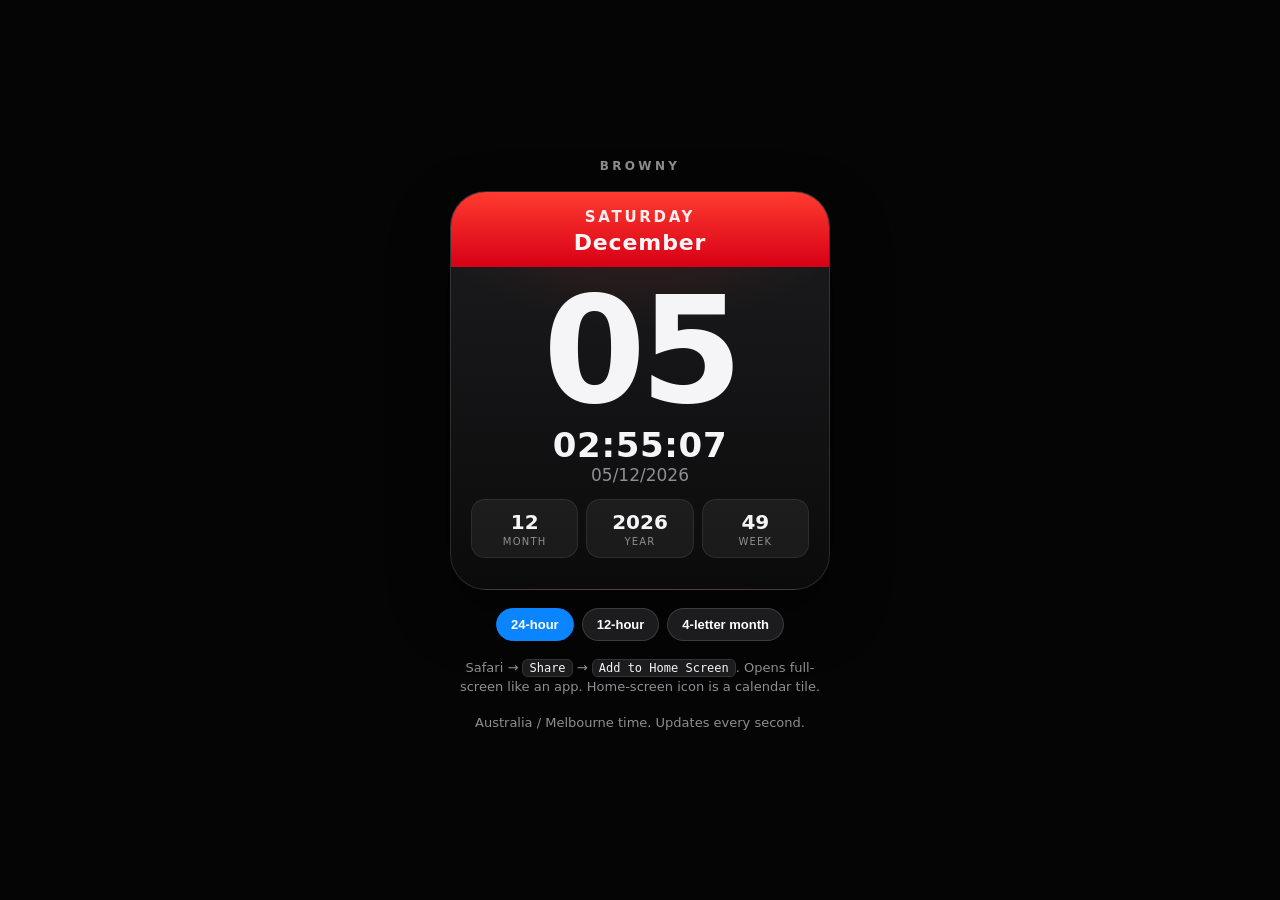
<file: browny/index.html>
<!DOCTYPE html>
<html lang="en-AU">
<head>
  <meta charset="utf-8" />
  <meta name="viewport" content="width=device-width, initial-scale=1, viewport-fit=cover" />
  <meta name="theme-color" content="#000000" />
  <meta name="apple-mobile-web-app-capable" content="yes" />
  <meta name="mobile-web-app-capable" content="yes" />
  <meta name="apple-mobile-web-app-status-bar-style" content="black-translucent" />
  <meta name="apple-mobile-web-app-title" content="Browny" />
  <meta name="description" content="Browny date widget — day, month number, year and full month name. Australia/Melbourne." />
  <link rel="manifest" href="manifest.webmanifest" />
  <link rel="apple-touch-icon" href="icon.svg" />
  <link rel="icon" type="image/svg+xml" href="icon.svg" />
  <title>Browny</title>
  <style>
    :root {
      --bg: #050505;
      --card: rgba(22, 22, 24, 0.82);
      --stroke: rgba(255,255,255,0.12);
      --text: #f5f5f7;
      --muted: #8e8e93;
      --red: #ff453a;
      --accent: #0a84ff;
    }
    * { box-sizing: border-box; margin: 0; padding: 0; }
    html, body {
      height: 100%;
      background: var(--bg);
      color: var(--text);
      font-family: -apple-system, BlinkMacSystemFont, "SF Pro Display", "Segoe UI", system-ui, sans-serif;
      -webkit-user-select: none;
      user-select: none;
      -webkit-tap-highlight-color: transparent;
    }
    body {
      min-height: 100dvh;
      padding: env(safe-area-inset-top) env(safe-area-inset-right) env(safe-area-inset-bottom) env(safe-area-inset-left);
    }
    .page {
      min-height: 100dvh;
      display: flex;
      flex-direction: column;
      align-items: center;
      justify-content: center;
      padding: 20px 18px 28px;
      gap: 18px;
    }
    .brand {
      letter-spacing: 0.28em;
      font-size: 12px;
      font-weight: 600;
      color: var(--muted);
      text-transform: uppercase;
    }
    .widget {
      width: min(92vw, 380px);
      aspect-ratio: 1 / 1.05;
      border-radius: 36px;
      background:
        radial-gradient(120% 80% at 50% -10%, rgba(255,69,58,0.22), transparent 55%),
        linear-gradient(180deg, #1c1c1e 0%, #0b0b0c 100%);
      border: 1px solid var(--stroke);
      box-shadow: 0 24px 60px rgba(0,0,0,0.45);
      display: flex;
      flex-direction: column;
      overflow: hidden;
    }
    .header {
      background: linear-gradient(180deg, #ff3b30 0%, #d70015 100%);
      padding: 16px 20px 12px;
      text-align: center;
    }
    .weekday {
      font-size: 15px;
      font-weight: 700;
      letter-spacing: 0.18em;
      text-transform: uppercase;
      color: rgba(255,255,255,0.92);
    }
    .month-full {
      margin-top: 4px;
      font-size: 22px;
      font-weight: 700;
      letter-spacing: 0.04em;
    }
    .body {
      flex: 1;
      display: flex;
      flex-direction: column;
      align-items: center;
      justify-content: center;
      padding: 8px 20px 18px;
    }
    .day-num {
      font-size: 148px;
      font-weight: 720;
      line-height: 0.86;
      letter-spacing: -0.04em;
      font-variant-numeric: tabular-nums;
    }
    .time {
      margin-top: 10px;
      font-size: 34px;
      font-weight: 600;
      font-variant-numeric: tabular-nums;
      letter-spacing: 0.02em;
    }
    .meta {
      margin-top: 14px;
      display: grid;
      grid-template-columns: 1fr 1fr 1fr;
      gap: 8px;
      width: 100%;
    }
    .chip {
      background: rgba(255,255,255,0.06);
      border: 1px solid rgba(255,255,255,0.08);
      border-radius: 14px;
      padding: 10px 6px;
      text-align: center;
    }
    .chip b {
      display: block;
      font-size: 20px;
      font-weight: 700;
      font-variant-numeric: tabular-nums;
    }
    .chip span {
      display: block;
      margin-top: 2px;
      font-size: 10px;
      letter-spacing: 0.12em;
      text-transform: uppercase;
      color: var(--muted);
    }
    .numeric {
      font-size: 17px;
      color: var(--muted);
      font-variant-numeric: tabular-nums;
    }
    .hint {
      max-width: 380px;
      text-align: center;
      color: var(--muted);
      font-size: 13px;
      line-height: 1.45;
    }
    .hint kbd {
      color: var(--text);
      background: #1c1c1e;
      border: 1px solid #333;
      border-radius: 6px;
      padding: 1px 6px;
      font-size: 12px;
    }
    .row {
      display: flex;
      gap: 8px;
      flex-wrap: wrap;
      justify-content: center;
    }
    button {
      appearance: none;
      border: 1px solid rgba(255,255,255,0.14);
      background: #1c1c1e;
      color: #fff;
      border-radius: 999px;
      padding: 8px 14px;
      font-size: 13px;
      font-weight: 600;
    }
    button.active { background: #0a84ff; border-color: #0a84ff; }
    .installed .hint-install { display: none; }
    @media (max-height: 700px) {
      .day-num { font-size: 112px; }
      .widget { aspect-ratio: 1 / 0.96; }
    }
  </style>
</head>
<body>
  <div class="page">
    <div class="brand">Browny</div>
    <section class="widget" aria-label="Date widget">
      <div class="header">
        <div class="weekday" id="weekday">—</div>
        <div class="month-full" id="monthFull">—</div>
      </div>
      <div class="body">
        <div class="day-num" id="day">—</div>
        <div class="time" id="time">—</div>
        <div class="numeric" id="numeric">—</div>
        <div class="meta">
          <div class="chip"><b id="monthNum">—</b><span>Month</span></div>
          <div class="chip"><b id="year">—</b><span>Year</span></div>
          <div class="chip"><b id="week">—</b><span>Week</span></div>
        </div>
      </div>
    </section>
    <div class="row">
      <button id="btn24" class="active" type="button">24-hour</button>
      <button id="btn12" type="button">12-hour</button>
      <button id="btnShort" type="button">4-letter month</button>
    </div>
    <p class="hint hint-install">
      Safari → <kbd>Share</kbd> → <kbd>Add to Home Screen</kbd>.
      Opens full-screen like an app. Home-screen icon is a calendar tile.
    </p>
    <p class="hint">Australia / Melbourne time. Updates every second.</p>
  </div>
  <script>
    const TZ = "Australia/Melbourne";
    const LOCALE = "en-AU";
    const months4 = ["Janu","Febr","Marc","Apri","May","June","July","Augu","Sept","Octo","Nove","Dece"];
    let use24 = true;
    let shortMonth = false;

    function part(parts, type) {
      return parts.find(p => p.type === type)?.value || "";
    }

    function weekNumber(date) {
      const tmp = new Date(Date.UTC(date.getFullYear(), date.getMonth(), date.getDate()));
      const dayNum = tmp.getUTCDay() || 7;
      tmp.setUTCDate(tmp.getUTCDate() + 4 - dayNum);
      const yearStart = new Date(Date.UTC(tmp.getUTCFullYear(), 0, 1));
      return Math.ceil((((tmp - yearStart) / 86400000) + 1) / 7);
    }

    function tick() {
      const now = new Date();
      const parts = new Intl.DateTimeFormat(LOCALE, {
        timeZone: TZ,
        weekday: "long",
        day: "numeric",
        month: "numeric",
        year: "numeric",
        hour: "numeric",
        minute: "2-digit",
        second: "2-digit",
        hour12: !use24
      }).formatToParts(now);
      const monthFullParts = new Intl.DateTimeFormat(LOCALE, {
        timeZone: TZ, month: "long"
      }).formatToParts(now);

      const day = part(parts, "day");
      const monthNum = part(parts, "month");
      const year = part(parts, "year");
      const weekday = part(parts, "weekday");
      const monthIndex = Number(monthNum) - 1;
      const monthName = shortMonth ? months4[monthIndex] : part(monthFullParts, "month");

      let hour = part(parts, "hour");
      const minute = part(parts, "minute");
      const second = part(parts, "second");
      const dayPeriod = part(parts, "dayPeriod");
      const time = use24
        ? hour.padStart(2, "0") + ":" + minute + ":" + second
        : hour + ":" + minute + ":" + second + (dayPeriod ? " " + dayPeriod : "");

      document.getElementById("weekday").textContent = weekday;
      document.getElementById("monthFull").textContent = monthName;
      document.getElementById("day").textContent = day;
      document.getElementById("time").textContent = time;
      document.getElementById("numeric").textContent = day + "/" + monthNum + "/" + year;
      document.getElementById("monthNum").textContent = monthNum;
      document.getElementById("year").textContent = year;
      document.getElementById("week").textContent = String(weekNumber(now));
    }

    document.getElementById("btn24").onclick = () => {
      use24 = true;
      document.getElementById("btn24").classList.add("active");
      document.getElementById("btn12").classList.remove("active");
      tick();
    };
    document.getElementById("btn12").onclick = () => {
      use24 = false;
      document.getElementById("btn12").classList.add("active");
      document.getElementById("btn24").classList.remove("active");
      tick();
    };
    document.getElementById("btnShort").onclick = (e) => {
      shortMonth = !shortMonth;
      e.currentTarget.classList.toggle("active", shortMonth);
      tick();
    };

    tick();
    setInterval(tick, 1000);
    document.addEventListener("visibilitychange", () => { if (!document.hidden) tick(); });

    if (window.matchMedia("(display-mode: standalone)").matches || window.navigator.standalone) {
      document.body.classList.add("installed");
    }
    if ("serviceWorker" in navigator) {
      navigator.serviceWorker.register("./sw.js").catch(() => {});
    }
  </script>
</body>
</html>
</file>
